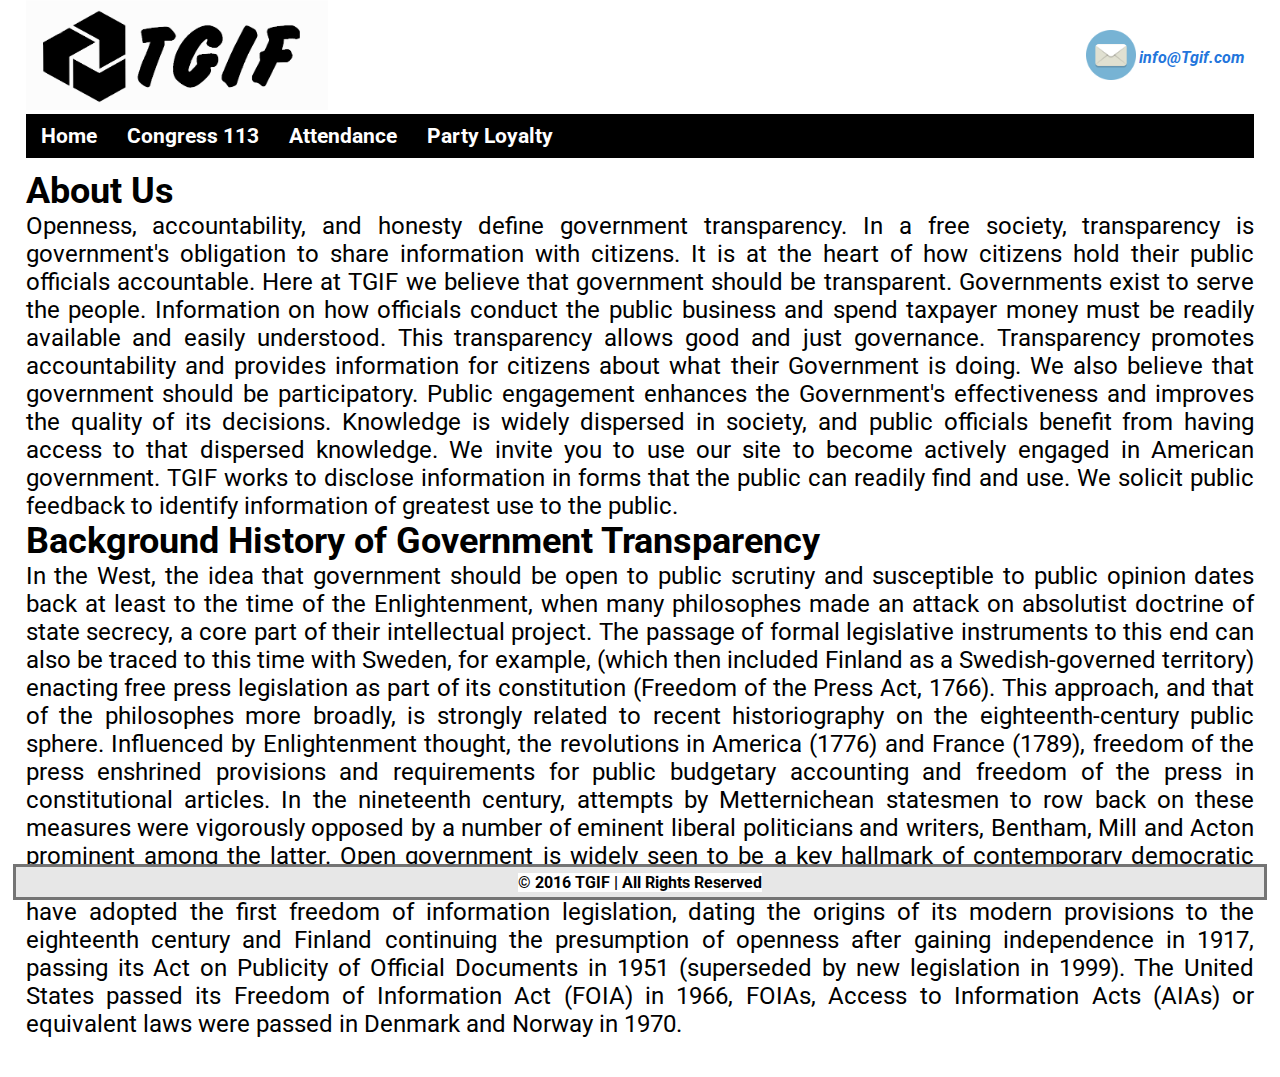
<file: index.html>
<!DOCTYPE html>
<html lang="en">
<head>
    <meta charset="UTF-8">
    <meta name="viewport" content="width=device-width, initial-scale=1.0">
    <meta http-equiv="X-UA-Compatible" content="ie=edge">
    <title>HOME TGIF</title>
    <link rel="stylesheet" href="./Estilos.css">
    <link href="https://fonts.googleapis.com/css?family=Roboto&display=swap" rel="stylesheet"> 

</head>
<body>

        <div class="contenedor">

                <header>
                                <div class="head_box_1">        
                                    <img src="./Logo_TGIF.png" alt="logo" height="110" width="302">
                                </div>
                                <div class="head_box_2">   
                                    <div>
                                        <img src="./logo_mail.png" alt="logo" height="50" width="50">
                                    </div> 
                                    <div class="mail">
                                        <a href="mailto:info@Tgif.com">info@Tgif.com</a>
                                    </div>    
                                </div>
                </header>
                    
                <nav>
                                    <ul class="nvl">
                                           <li><a href="index.html">Home</a></li>
                                           <li><a href="#">Congress 113</a>
                                               <ul>
                                                   <li><a href="House_Congress.html">House</a></li>
                                                   <li><a href="Senate_Congress.html">Senate</a></li>
                                               </ul>
                                           </li>    
                                           <li><a href="#">Attendance</a>
                                            <ul>
                                                    <li><a href="house-attendance-starter-page.html">House</a></li>
                                                    <li><a href="senate-attendance-starter-page.html">Senate</a></li>
                                                </ul>
                                            </li>
                                           <li><a href="#">Party Loyalty</a>
                                            <ul>
                                                    <li><a href="house-loyalty-starter-page.html">House</a></li>
                                                    <li><a href="senate-loyalty-starter-page.html">Senate</a></li>
                                                </ul>
                                        </li>
                                    </ul>
                </nav>     
        
                <div class="box">

                
        
                <div class="homeText">
                        <h2>About Us</h2>

                        <p>Openness, accountability, and honesty define government transparency. In a free society, transparency is government's obligation to share information with citizens. It is at the heart of how citizens hold their public officials accountable. Here at TGIF we believe that government should be transparent.
        
                                Governments exist to serve the people. Information on how officials conduct the public business and spend taxpayer money must be readily available and easily understood. This transparency allows good and just governance. Transparency promotes accountability and provides information for citizens about what their Government is doing.
                                
                                We also believe that government should be participatory. Public engagement enhances the Government's effectiveness and improves the quality of its decisions. Knowledge is widely dispersed in society, and public officials benefit from having access to that dispersed knowledge. We invite you to use our site to become actively engaged in American government.
                                
                                TGIF works to disclose information in forms that the public can readily find and use. We solicit public feedback to identify information of greatest use to the public.</p>
                        <p> </p>   
                          
                        <h2>Background History of Government Transparency</h2>
        
                        <p>In the West, the idea that government should be open to public scrutiny and susceptible to public opinion dates back at least to the time of the Enlightenment, when many philosophes made an attack on absolutist doctrine of state secrecy, a core part of their intellectual project. The passage of formal legislative instruments to this end can also be traced to this time with Sweden, for example, (which then included Finland as a Swedish-governed territory) enacting free press legislation as part of its constitution (Freedom of the Press Act, 1766). This approach, and that of the philosophes more broadly, is strongly related to recent historiography on the eighteenth-century public sphere.
        
                                Influenced by Enlightenment thought, the revolutions in America (1776) and France (1789), freedom of the press enshrined provisions and requirements for public budgetary accounting and freedom of the press in constitutional articles. In the nineteenth century, attempts by Metternichean statesmen to row back on these measures were vigorously opposed by a number of eminent liberal politicians and writers, Bentham, Mill and Acton prominent among the latter.
                                
                                Open government is widely seen to be a key hallmark of contemporary democratic practice and is often linked to the passing of freedom of information legislation. Scandinavian countries claim to have adopted the first freedom of information legislation, dating the origins of its modern provisions to the eighteenth century and Finland continuing the presumption of openness after gaining independence in 1917, passing its Act on Publicity of Official Documents in 1951 (superseded by new legislation in 1999).
                                
                                The United States passed its Freedom of Information Act (FOIA) in 1966, FOIAs, Access to Information Acts (AIAs) or equivalent laws were passed in Denmark and Norway in 1970.</p>
                </div>

                

                <div>

                    
                </div>
        
        
                </div>
        
                <footer>
                        <p><b>&#169; 2016 TGIF | All Rights Reserved</b></p>
                </footer>
        
            </div>  
    
</body>
</html>
</file>
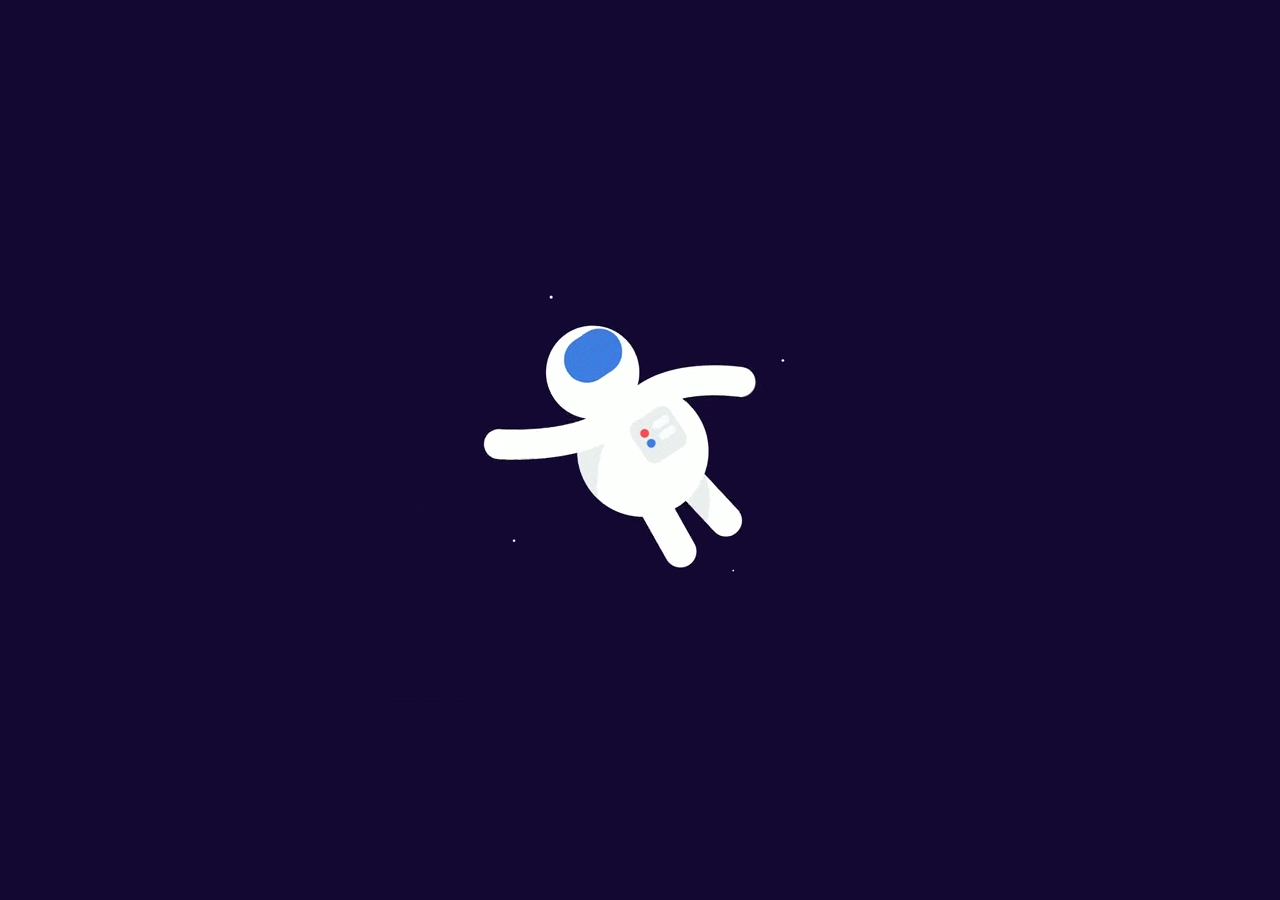
<file: senate-attendance-starter-page.html>
<!DOCTYPE html>
<html lang="en">
    <head>
        <link rel="stylesheet" href="Estilos_Attendance.css">
        <link href="https://fonts.googleapis.com/css?family=Roboto&display=swap" rel="stylesheet"> 
    </head>
    
    <body>
        
    <div id="loader">
                    <img src="space.gif" alt="Loader..">
    </div>     
        
    <div class="contenedor">

        <header>
                        <div class="head_box_1">        
                            <img src="./Logo_TGIF.png" alt="logo" height="110" width="302">
                        </div>
                        <div class="head_box_2">   
                            <div>
                                <img src="./logo_mail.png" alt="logo" height="50" width="50">
                            </div> 
                            <div class="mail">
                                <a href="mailto:info@Tgif.com">info@Tgif.com</a>
                            </div>    
                        </div>
        </header>
            
        <nav>
                            <ul class="nvl">
                                   <li><a href="index.html">Home</a></li>
                                   <li><a href="#">Congress 113</a>
                                       <ul>
                                           <li><a href="House_Congress.html">House</a></li>
                                           <li><a href="Senate_Congress.html">Senate</a></li>
                                       </ul>
                                   </li>    
                                   <li><a href="#">Attendance</a>
                                    <ul>
                                            <li><a href="house-attendance-starter-page.html">House</a></li>
                                            <li><a href="senate-attendance-starter-page.html">Senate</a></li>
                                        </ul>
                                    </li>
                                   <li><a href="#">Party Loyalty</a>
                                    <ul>
                                            <li><a href="house-loyalty-starter-page.html">House</a></li>
                                            <li><a href="senate-loyalty-starter-page.html">Senate</a></li>
                                        </ul>
                                </li>
                            </ul>
        </nav>     

        <div class="box">

            <div class="Cgrs">
                        <h2>Attendance</h2>
                        <p>The Constitution specifies that a majority of members constitutes a quorum to do business in each house. Representatives and senators rarely force the presence of a quorum by demanding quorum calls; thus, in most cases, debates continue even if a majority is not present.</p>
            
                        <p>The Senate uses roll-call votes; a clerk calls out the names of all the senators, each senator stating "aye" or "no" when his or her name is announced. The House reserves roll-call votes for the most formal matters, as a roll-call of all 435 representatives takes quite some time; normally, members vote by electronic device. In the case of a tie, the motion in question fails. In the Senate, the Vice President may (if present) cast the tiebreaking vote.</p>
            </div>

            <div class="tb1">
                    <h2>Senate at a glance</h2>
                    <table>
                        <thead>
                            <tr>
                                <th>Party</th>
                                <th>Number of Reps</th>
                                <th>% Voted with Prty</th>
                            </tr>
                        </thead>
                        <tbody>
                            <tr>
                                <td>Republican</td>
                                <td id="nR"></td>
                                <td id="perR"></td>
                            </tr>
                            <tr>
                                <td>Democrat</td>
                                <td id="nD"></td>
                                <td id="perD"></td>
                            </tr>
                            <tr>
                                <td>Independent</td>
                                <td id="nI"></td>
                                <td id="perI"></td>
                            </tr>
                            <tr>
                                    <td>Total</td>
                                    <td id="nT"></td>
                                    <td id="perT"></td>
                                </tr>
                        </tbody>
                    </table>
            </div>

            <div class="barFilter">
                
            </div>

            <div class="tLeast">
                    <h2>Least Engaged (Bottom 10% Attendance)</h2>
                    <table>
                        <thead>
                            <tr>
                                <th>Name</th>
                                <th>Number of Missed Votes</th>
                                <th>% Missed</th>
                            </tr>
                        </thead>
                        <tbody id="tLeastBody">
                               
                        </tbody>
                    </table>
            </div>
    
            <div class="tMost">
                    <h2>Most Engaged (Top 10% Attendance)</h2>
                    <table>
                        <thead>
                            <tr>
                                <th>Name</th>
                                <th>Number of Missed Votes</th>
                                <th>% Missed</th>
                            </tr>
                        </thead>
                        <tbody id="tMostBody">
                                
                        </tbody>
                    </table>
            </div>


        </div>

        <footer>
                <p><b>&#169; 2016 TGIF | All Rights Reserved</b></p>
        </footer>

    </div>      
 <script src="Estadistics_attendance_senate.js"></script>     
</body>
</html>
</file>
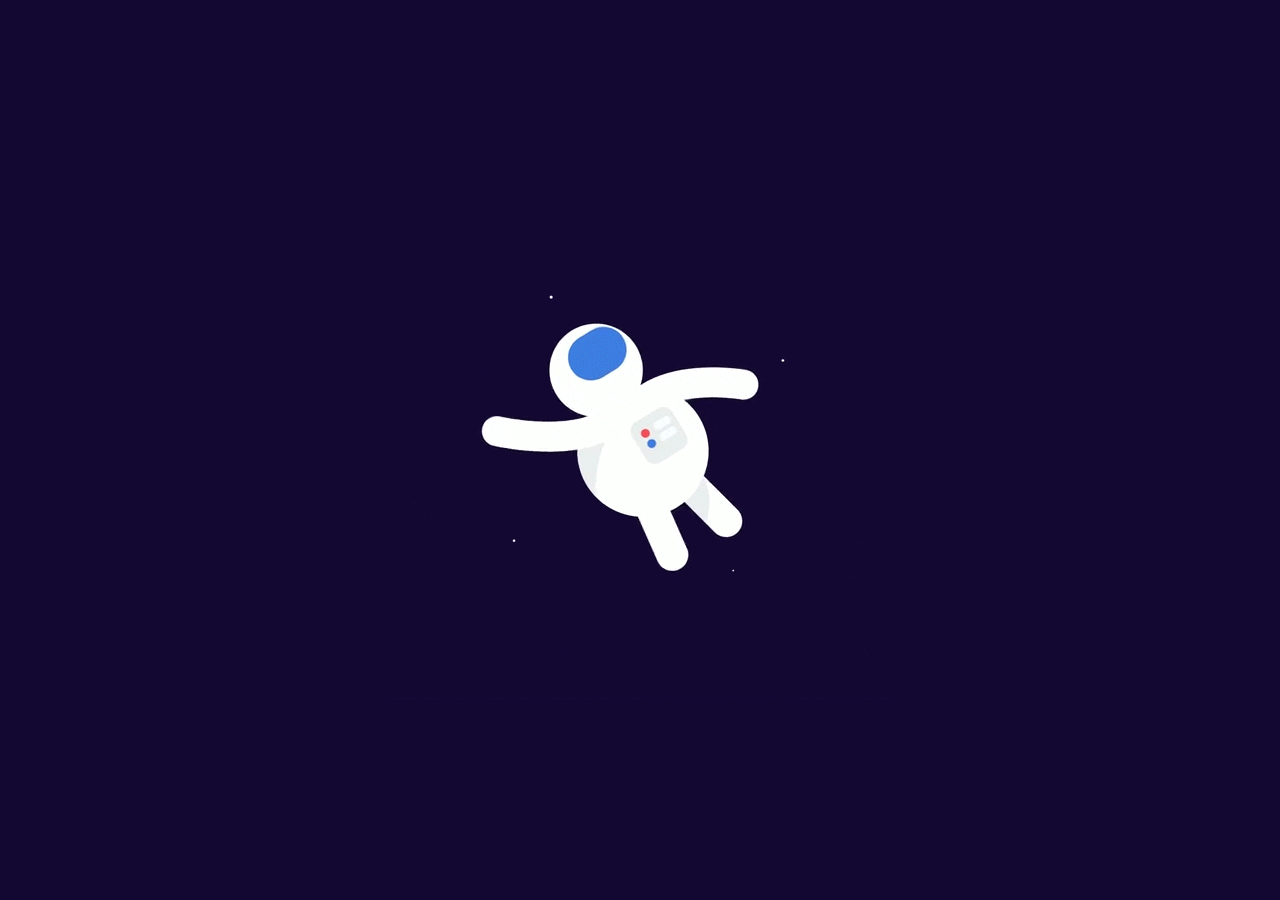
<file: senate-loyalty-starter-page.html>
<!DOCTYPE html>
<html lang="en">
    <head>
        <link rel="stylesheet" href="Estilos_Attendance.css">
        <link href="https://fonts.googleapis.com/css?family=Roboto&display=swap" rel="stylesheet"> 
    </head>
    
    <body>
        
    <div id="loader">
                    <img src="space.gif" alt="Loader..">
    </div>       
        
    <div class="contenedor">

        <header>
                        <div class="head_box_1">        
                            <img src="./Logo_TGIF.png" alt="logo" height="110" width="302">
                        </div>
                        <div class="head_box_2">   
                            <div>
                                <img src="./logo_mail.png" alt="logo" height="50" width="50">
                            </div> 
                            <div class="mail">
                                <a href="mailto:info@Tgif.com">info@Tgif.com</a>
                            </div>    
                        </div>
        </header>
            
        <nav>
                            <ul class="nvl">
                                   <li><a href="index.html">Home</a></li>
                                   <li><a href="#">Congress 113</a>
                                       <ul>
                                           <li><a href="House_Congress.html">House</a></li>
                                           <li><a href="Senate_Congress.html">Senate</a></li>
                                       </ul>
                                   </li>    
                                   <li><a href="#">Attendance</a>
                                    <ul>
                                            <li><a href="house-attendance-starter-page.html">House</a></li>
                                            <li><a href="senate-attendance-starter-page.html">Senate</a></li>
                                        </ul>
                                    </li>
                                   <li><a href="#">Party Loyalty</a>
                                    <ul>
                                            <li><a href="house-loyalty-starter-page.html">House</a></li>
                                            <li><a href="senate-loyalty-starter-page.html">Senate</a></li>
                                        </ul>
                                </li>
                            </ul>
        </nav>     

        <div class="box">

            <div class="Cgrs">
                <h2>Party Loyalty</h2>
                <p>Those who consider themselves to be strong partisans, strong Democrats and strong Republicans respectively, tend to be the most faithful in voting for their party's nominee for office and legislation that backs their party's agenda. </p>
            </div>

            <div class="tb1">
                    <h2>Senate at a glance</h2>
                    <table>
                        <thead>
                            <tr>
                                <th>Party</th>
                                <th>Number of Reps</th>
                                <th>% Voted with Prty</th>
                            </tr>
                        </thead>
                        <tbody>
                            <tr>
                                <td>Republican</td>
                                <td id="nR"></td>
                                <td id="perR"></td>
                            </tr>
                            <tr>
                                <td>Democrat</td>
                                <td id="nD"></td>
                                <td id="perD"></td>
                            </tr>
                            <tr>
                                <td>Independent</td>
                                <td id="nI"></td>
                                <td id="perI"></td>
                            </tr>
                            <tr>
                                    <td>Total</td>
                                    <td id="nT"></td>
                                    <td id="perT"></td>
                                </tr>
                        </tbody>
                    </table>
            </div>

            <div class="barFilter">
                
            </div>

            <div class="tLeast">
                    <h2>Least Loyal (Bottom 10% of Party)</h2>
                    <table>
                        <thead>
                            <tr>
                                <th>Name</th>
                                <th>Number Party Votes</th>
                                <th>% Party Votes</th>
                            </tr>
                        </thead>
                        <tbody id="tLeastBody">
                               
                        </tbody>
                    </table>
            </div>
    
            <div class="tMost">
                    <h2>Most Loyal (Top 10% of Party)</h2>
                    <table>
                        <thead>
                            <tr>
                                <th>Name</th>
                                <th>Number Party Votes</th>
                                <th>% Party Votes</th>
                            </tr>
                        </thead>
                        <tbody id="tMostBody">
                                
                        </tbody>
                    </table>
            </div>


        </div>

        <footer>
                <p><b>&#169; 2016 TGIF | All Rights Reserved</b></p>
        </footer>

    </div>  
 <script src="Estadistics_Loyalty_senate.js"></script>     
</body>
</html>
</file>
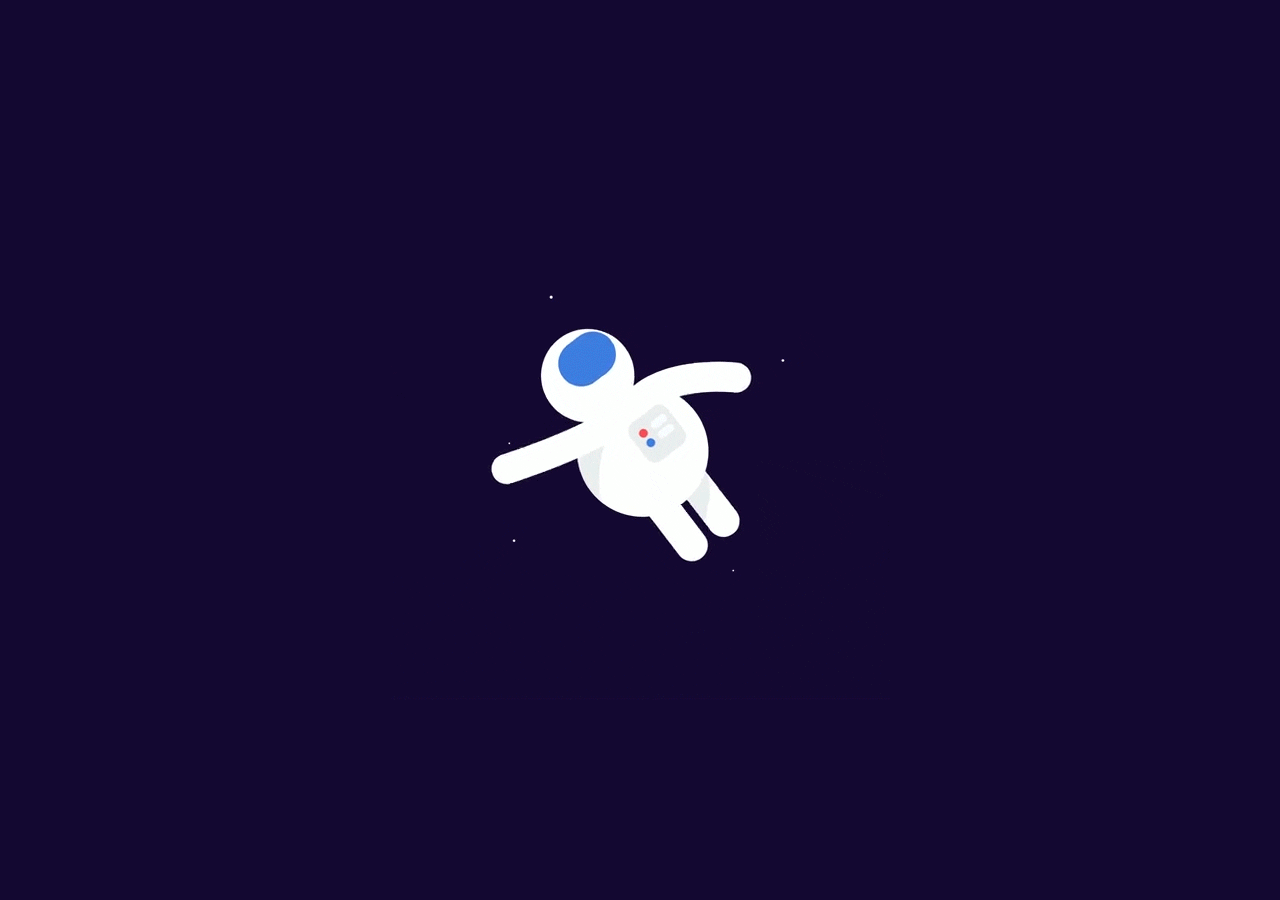
<file: Senate_Congress.html>
<!DOCTYPE html>
<html lang="en">
<head>
    <meta charset="UTF-8">
    <meta name="viewport" content="width=device-width, initial-scale=1.0">
    <meta http-equiv="X-UA-Compatible" content="ie=edge">
    <link rel="stylesheet" href="Estilos.css">
    <link href="https://fonts.googleapis.com/css?family=Roboto&display=swap" rel="stylesheet">    
    <title>Document</title>
</head>
<body>

<div id="loader">
    <img src="space.gif" alt="Loader..">
</div> 

<div class="contenedor">
        <header>
                    <div class="head_box_1">        
                            <img src="./Logo_TGIF.png" alt="logo" height="110" width="302">
                        </div>
                     <div class="head_box_2">   
                            <div>
                                    <img src="./logo_mail.png" alt="logo" height="50" width="50">
                
                            </div> 
                            <div class="mail">
                                <a href="mailto:info@Tgif.com">info@Tgif.com</a>
                            </div>    
                     </div>
        </header>

        <nav>
                <ul class="nvl">
                        <li><a href="#">Home</a></li>
                        <li><a href="#">Congress 113</a>
                            <ul>
                                <li><a href="House_Congress.html">House</a></li>
                                <li><a href="Senate_Congress.html">Senate</a></li>
                            </ul>
                        </li>    
                        <li><a href="#">Attendance</a>
                         <ul>
                                 <li><a href="house-attendance-starter-page.html">House</a></li>
                                 <li><a href="senate-attendance-starter-page.html">Senate</a></li>
                             </ul>
                         </li>
                        <li><a href="#">Party Loyalty</a>
                         <ul>
                                 <li><a href="house-loyalty-starter-page.html">House</a></li>
                                 <li><a href="senate-loyalty-starter-page.html">Senate</a></li>
                             </ul>
                     </li>
                 </ul>
        </nav>

        <div class="box">
                <div class="Cgrs">
                        <h2>Senate</h2>
                         <p>The major power of the House is to pass federal legislation that affects the entire country, although its bills must also be passed by the Senate and further agreed to by the U.S. President before becoming law (unless both the House and Senate re-pass the legislation with a two-thirds majority in each chamber). The House has some exclusive powers: the power to initiate revenue bills, to impeach officials (impeached officials are subsequently tried in the Senate), and to elect the U.S. President in case there is no majority in the Electoral College.</p>
                         <p>Each U.S. state is represented in the House in proportion to its population as measured in the census, but every state is entitled to at least one representative. </p>
                         <br>
                    </div>
                    <div class="logo">
                             <img src="Senate_logo.png" alt="senate">
                    </div>
                   
                    <div class="barFilter">
                        <div class="fbp"> 
                             <span>Filter by party:</span>
                                 <div class="rFilter"> 
                                     <input type="checkbox" id="republican" >
                                     <label for="republican">Republican </label>
                                 </div>
                                 <div class="dFilter"> 
                                     <input type="checkbox" id="democrat" >
                                     <label for="democrat">Democrat </label>
                                     
                                 </div>
                                 <div class="iFilter"> 
                                     <input type="checkbox" id="independent" >
                                     <label for="independent">Independent</label>
                                 </div>
                         </div>     
                         <div class="fbs"> 
                                 <span>Filter by state:</span>
                                     <div class="rFilter"> 
                                         <select name="estados" id="estadoslist">
                                           <option value="All States" selected="selected" >All States</option>
                                            
                                         </select>
                                     </div>
                                     
                             </div>     
                    </div>
                     <table>
                         <thead>
                             <tr>
                                     <th> Name </th>
                                     <th> Party </th>
                                     <th> State </th>
                                     <th> Years in Office </th>
                                     <th> % Votes w/Party</th>
                             </tr>
                         </thead>
                         <tbody id="tablaR">
                             
                         </tbody>
                     </table>
        </div>

        <footer>
                <p><b>&#169; 2016 TGIF | All Rights Reserved</b></p>
        </footer>
</div>

<script src="DataSenate.js"></script>     
</body>
</html>
</file>
<file: Estilos.css>
/* GLOBAL CONFIGURATION */

*{
    margin: 0;
    padding: 0;
    background: white;
    font-family: 'Roboto', sans-serif;
}

/* CSS GRID */

.contenedor{

    display: grid;
    background: white;
    
    grid-template-columns: repeat(4, 1fr);
    grid-template-rows: repeat(3, auto);

    grid-template-areas: " header header header header"
                         " nav nav nav nav "
                         " box box box box "
                         " footer footer footer footer";
     
 
    
    
}
    header{
        display: flex;
        flex-direction: row;
        flex-wrap: wrap;
        align-items: center;
        justify-content: space-between;


        grid-area: header;
        background: white;
        margin-left: 2%;
        margin-right: 2%;
    }

    nav{
        display: flex;
        flex-direction: row;
        flex-wrap: wrap;
        align-items: flex-start;
        justify-content: flex-start;

        grid-area: nav;
        background: black;
        margin-left: 2%;
        margin-right: 2%;

        font-size: 130%;
        font-weight: bold;
    }

    .box{
        
        grid-area: box;
        display: flex;
        flex-direction: row;
        flex-wrap: wrap;

        
        background: white;
        margin-left: 2%;
        margin-right: 2%;
        width: 96%;

        margin-bottom: 3%;
    }

    footer{
        display: flex;
        flex-direction: row;
        flex-wrap: wrap;
        align-items: center;
        justify-content: center;

        grid-area: footer;
        background:  #e7e7e7;
        margin-left: 1%;
        margin-right: 1%;

        text-align: center;
        border: #747474 solid 3px;
        position: fixed; 
        left: 0 ; right: 0; bottom: 0;
        min-height: 30px;
        max-height: 30px;
    }


/* SUB ITEMS CSS GRID */

    /* HEADER */
        .head_box_2{
            display: flex;
            flex-direction: row;
            flex-wrap: nowrap;
            align-items: center;
            justify-content: center;
            margin-right: 1%;
        }
        .mail{
            margin-left: 2%;
        }
        .mail a{
            text-decoration: none;
            color: #2375dc;
            font-style: italic;
            font-weight: bold;
        }
    /* NAV */
        nav li a{
        background-color: black;
        color: white;
        text-decoration: none;  
        padding: 10px 15px;
        display: block;
        }
    
        nav li a:hover {
        background-color: #434343;
        color: #2882f0;
        
        }
    
        nav li ul{
        display: none;
        position: absolute;
        min-width: 140px;
        padding-left: 0;
        
        }
    
        .nvl{
            padding: 0px;
            margin: 0px;
        }
    
        .nvl > li {
        float: left;
        }
    
        .nvl li:hover > ul{
        display: block;
        }
     
        .nvl li ul li{
        position: relative;
        }
    
        .nvl li ul li ul {
        right:-140px;
        top: 0px; 
        }

        nav ul, ol{
            list-style-type: none;
        } 
        
    /* BOX */  
        .Cgrs{
            grid-column-start: 1;
            grid-column-end: 4;
            grid-row-start: 1;
            grid-row-end: 2;
            text-align: justify;
            font-size: 150%;
            width: 70%;
        }
        .logo{
            grid-column-start: 4;
            grid-column-end: 5;
            grid-row-start: 1;
            grid-row-end: 2;
            display: flex;
            flex-direction: column;
            align-items: center;
            justify-content: center;
            width: 30%;
        }
        
        .logo img{
            max-width: 75%;
            max-height: 75%;
        }
        
        .barFilter{
            background: white;
            display: flex;
            flex-direction: row;
            flex-wrap: nowrap;
            justify-content: space-between;
        
            grid-column-start: 1;
            grid-column-end: 5;
            grid-row-start: 2;
            grid-row-end: 3;

            width: 100%;

            
        }
        
        .fbs{
            display: flex;
            background: blue;
            flex-direction: row;
            flex-wrap: nowrap;
        }

        .fbp{
            display: flex;
            background: white;
            flex-direction: row;
            flex-wrap: nowrap;
            
        }

        table {

                    grid-column-start: 1;
                    grid-column-end: 5;
                    grid-row-start: 3;
                    grid-row-end: 4;
                    border-collapse: collapse;
                    width: 100%;
                    
                    
                   
                    
                
                }

        table tr th {
                    border: black solid 1px;
                    height: 10px;
                    

                } 

            

        table td{
                    border: black solid 1px;
                    text-align: center;
                    max-height: 10px;
                    
                    
                } 
                
        th{
                    background: gray;
                    
                    
                }
                
        table a {
                    text-decoration: none;
                    color: black;
                }

        table#box tr td:first-child{text-align: start;}

        .fbp div {

            margin-right: 5px;
        }


        #loader{
            position: fixed;
            z-index: 99;
            top: 0;
            left: 0;
            width: 100%;
            height: 100%;
            background: #130831;
            display: flex;
            justify-content: center;
            align-items: center;

        }

    

        
.homeText{
    text-align: justify;
    font-size: 150%;
    width: 100%;
    margin-top: 1%;

}
</file>
<file: Estilos_Attendance.css>
/* GLOBAL CONFIGURATION */

*{
    margin: 0;
    padding: 0;
    background: white;
    font-family: 'Roboto', sans-serif;
}

/* CSS GRID */

.contenedor{

    display: grid;
    background: white;
    
    grid-template-columns: repeat(4, 1fr);
    grid-template-rows: repeat(3, auto);

    grid-template-areas: " header header header header"
                         " nav nav nav nav "
                         " box box box box "
                         " footer footer footer footer";
     
 
    
    
}
    header{
        display: flex;
        flex-direction: row;
        flex-wrap: wrap;
        align-items: center;
        justify-content: space-between;


        grid-area: header;
        background: white;
        margin-left: 2%;
        margin-right: 2%;
    }

    nav{
        display: flex;
        flex-direction: row;
        flex-wrap: wrap;
        align-items: flex-start;
        justify-content: flex-start;

        grid-area: nav;
        background: black;
        margin-left: 2%;
        margin-right: 2%;

        font-size: 130%;
        font-weight: bold;
    }

    .box{
        
        grid-area: box;
        display: grid;
        grid-template-columns: repeat(4, 1fr);
        grid-template-rows: repeat(3, auto);

        
        background: white;
        margin-left: 2%;
        margin-right: 2%;
        width: 96%;

        margin-bottom: 3%;
    }

    footer{
        display: flex;
        flex-direction: row;
        flex-wrap: wrap;
        align-items: center;
        justify-content: center;

        grid-area: footer;
        background:  #e7e7e7;
        margin-left: 1%;
        margin-right: 1%;

        text-align: center;
        border: #747474 solid 3px;
        position: fixed; 
        left: 0 ; right: 0; bottom: 0;
        min-height: 30px;
        max-height: 30px;
    }


/* SUB ITEMS CSS GRID */

    /* HEADER */
        .head_box_2{
            display: flex;
            flex-direction: row;
            flex-wrap: nowrap;
            align-items: center;
            justify-content: center;
            margin-right: 1%;
        }
        .mail{
            margin-left: 2%;
        }
        .mail a{
            text-decoration: none;
            color: #2375dc;
            font-style: italic;
            font-weight: bold;
        }
    /* NAV */
        nav li a{
        background-color: black;
        color: white;
        text-decoration: none;  
        padding: 10px 15px;
        display: block;
        }
    
        nav li a:hover {
        background-color: #434343;
        color: #2882f0;
        
        }
    
        nav li ul{
        display: none;
        position: absolute;
        min-width: 140px;
        padding-left: 0;
        
        }
    
        .nvl{
            padding: 0px;
            margin: 0px;
        }
    
        .nvl > li {
        float: left;
        }
    
        .nvl li:hover > ul{
        display: block;
        }
     
        .nvl li ul li{
        position: relative;
        }
    
        .nvl li ul li ul {
        right:-140px;
        top: 0px; 
        }

        nav ul, ol{
            list-style-type: none;
        } 
        
    /* BOX */  
        .Cgrs{
            grid-column-start: 1;
            grid-column-end: 3;
            grid-row-start: 1;
            grid-row-end: 2;
            text-align: justify;
            font-size: 120%;
            margin-top: 1%;
        }
        .tb1{
            grid-column-start: 3;
            grid-column-end: 5;
            grid-row-start: 1;
            grid-row-end: 2;
            display: flex;
            flex-direction: column;
            align-items: flex-end;
            justify-content: center;
            margin-left: 5%;
            border-collapse: collapse;
            font-size: 120%;
            
        }
        
        .logo img{
            max-width: 75%;
            max-height: 75%;
        }
        
        .barFilter{
            background: green;
            display: flex;
            flex-direction: row;
            flex-wrap: nowrap;
            justify-content: space-between;
        
            grid-column-start: 1;
            grid-column-end: 5;
            grid-row-start: 2;
            grid-row-end: 3;

            border-bottom: solid gray 3px;
            margin-top: 2%;
            margin-bottom: 1%;


            
        }
        
        .fbs{
            display: flex;
            background: blue;
            flex-direction: row;
            flex-wrap: nowrap;
        }

        .fbp{
            display: flex;
            background: re;
            flex-direction: row;
            flex-wrap: nowrap;
            
        }

        .tLeast {

                    grid-column-start: 1;
                    grid-column-end: 3;
                    grid-row-start: 3;
                    grid-row-end: 4;
                    
                    width: 100%;
                    margin-right: 1%;
                    

                
                }

        .tMost {

            grid-column-start: 3;
            grid-column-end: 5;
            grid-row-start: 3;
            grid-row-end: 4;
            
            width: 100%;
            margin-left: 1%;
        
        }
        table{
            width: 100%;
            border: solid black 1px;
            border-collapse: collapse;
            
        }

        table tr th {
                    border: black solid 1px;
                } 

        table td{
                    border: black solid 1px;
                    text-align: center;
                    
                } 
                
        th{
                    background: gray;
                }
                
        table a {
                    text-decoration: none;
                    color: black;
                }

        table#box tr td:first-child{text-align: start;}

        h2{
            font-weight: bold;
            font-style: italic;
        }

        #loader{
            position: fixed;
            z-index: 99;
            top: 0;
            left: 0;
            width: 100%;
            height: 100%;
            background: #130831;
            display: flex;
            justify-content: center;
            align-items: center;

        }
</file>
